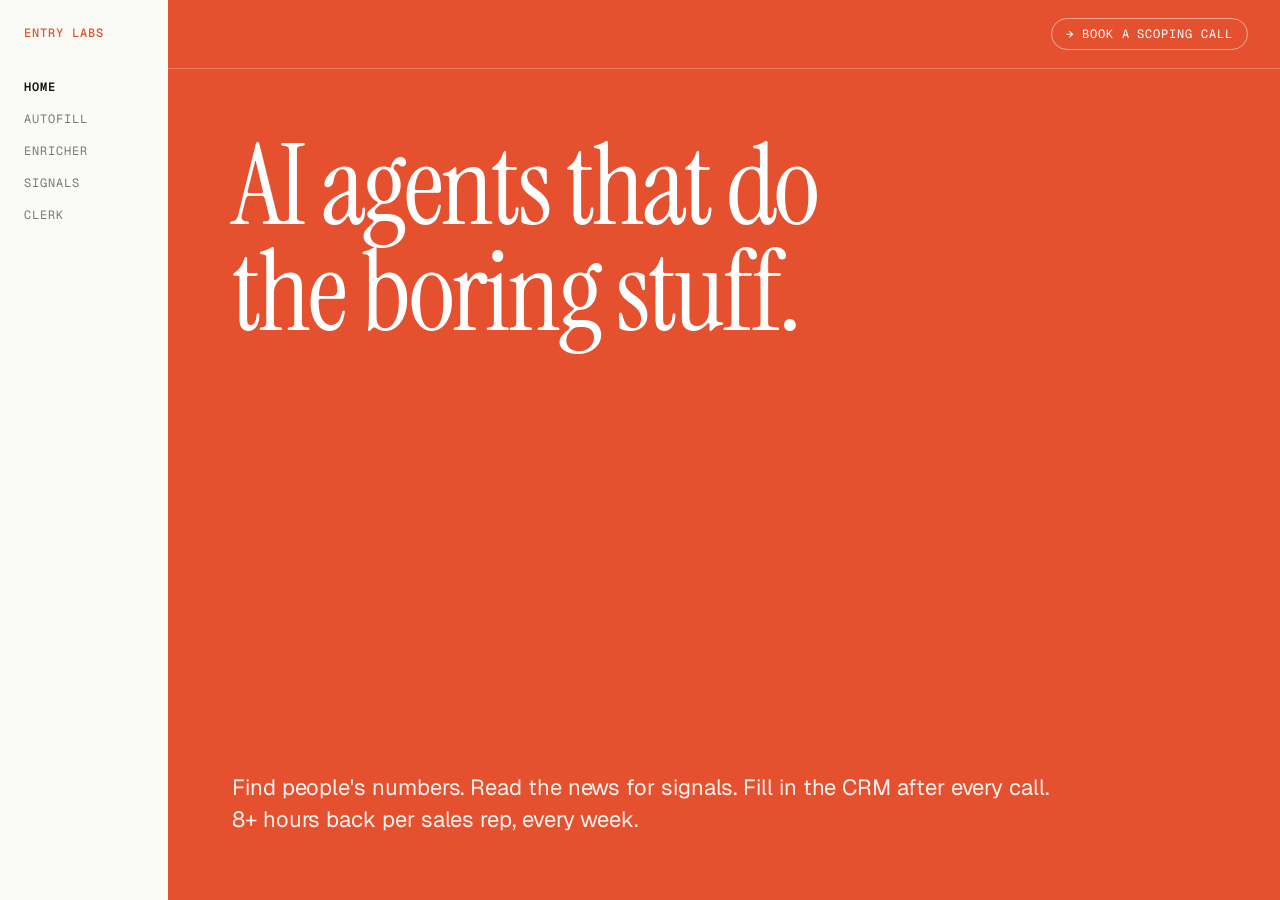
<file: index.html>
<!DOCTYPE html><html lang="en"> <head><meta charset="UTF-8"><meta name="viewport" content="width=device-width, initial-scale=1.0"><link rel="canonical" href="https://entry-labs.com/"><title>Entry Labs — AI agents that do the boring stuff</title><meta name="description" content="We build, deploy, and operate AI agents on your Attio CRM. Find people's numbers. Read the news for signals. Fill in the CRM after every call. 8+ hours back per sales rep, every week."><meta property="og:title" content="Entry Labs — AI agents that do the boring stuff"><meta property="og:description" content="We build, deploy, and operate AI agents on your Attio CRM. Find people's numbers. Read the news for signals. Fill in the CRM after every call. 8+ hours back per sales rep, every week."><meta property="og:url" content="https://entry-labs.com/"><meta property="og:type" content="website"><meta name="twitter:card" content="summary_large_image"><link rel="icon" type="image/svg+xml" href="/favicon.svg"><link rel="preconnect" href="https://fonts.googleapis.com"><link rel="preconnect" href="https://fonts.gstatic.com" crossorigin><link rel="stylesheet" href="/_astro/book.CFUsXJna.css">
<style>body.bare{background-image:none;min-height:100vh;min-height:100dvh;margin:0}@media (max-width: 900px){html,body.bare{height:100dvh;overflow:hidden}}.frame[data-astro-cid-j7pv25f6]{display:grid;grid-template-columns:168px 1fr;min-height:100vh;background:#fafaf6}.sidebar[data-astro-cid-j7pv25f6]{padding:24px;display:flex;flex-direction:column;gap:32px;position:sticky;top:0;height:100vh}.brand[data-astro-cid-j7pv25f6]{display:inline-flex;align-items:center;gap:8px;color:var(--accent)}.brand-word[data-astro-cid-j7pv25f6]{font-family:Geist Mono,ui-monospace,monospace;font-size:12px;letter-spacing:.08em;color:var(--accent);font-weight:500}.tablist[data-astro-cid-j7pv25f6]{display:flex;flex-direction:column;gap:6px}.tab[data-astro-cid-j7pv25f6]{font-family:Geist Mono,ui-monospace,monospace;font-size:12px;letter-spacing:.08em;color:#13110d8c;padding:4px 0;display:block;transition:color .12s ease}.tab[data-astro-cid-j7pv25f6]:hover{color:var(--ink)}.tab[data-astro-cid-j7pv25f6].active{color:var(--ink);font-weight:600}.stage[data-astro-cid-j7pv25f6]{padding:0;display:flex;align-self:stretch}.hero[data-astro-cid-j7pv25f6]{background:var(--accent);border-radius:0;flex:1;display:flex;flex-direction:column;overflow:hidden;position:relative;color:#fff;min-height:100vh}.util-bar[data-astro-cid-j7pv25f6]{display:flex;justify-content:flex-end;align-items:center;border-bottom:1px solid rgba(255,255,255,.25);padding:18px 32px;font-family:Geist Mono,ui-monospace,monospace;font-size:12px;letter-spacing:.08em;position:relative;z-index:2}.util-cta[data-astro-cid-j7pv25f6]{color:#fff;padding:6px 14px;border:1px solid rgba(255,255,255,.5);border-radius:999px;transition:background .12s ease,color .12s ease}.util-cta[data-astro-cid-j7pv25f6]:hover{background:#fff;color:var(--accent)}.hero-body[data-astro-cid-j7pv25f6]{flex:1;padding:64px;display:flex;flex-direction:column;position:relative;overflow:hidden}.hero-section[data-astro-cid-j7pv25f6]{display:none;flex:1;flex-direction:column;justify-content:space-between;position:relative;z-index:1}.hero-section[data-astro-cid-j7pv25f6].visible{display:flex}.hero-h1[data-astro-cid-j7pv25f6]{font-family:"Instrument Serif",Fraunces,Georgia,serif;font-weight:400;font-size:112px;line-height:.95;letter-spacing:-.025em;margin:0;color:#fff;max-width:14ch}.hero-cap[data-astro-cid-j7pv25f6]{font-size:22px;line-height:1.45;color:#ffffffeb;margin:32px 0 0;max-width:56ch;align-self:flex-start}@media (max-width: 1100px){.hero-h1[data-astro-cid-j7pv25f6]{font-size:88px}}@media (max-width: 900px){.frame[data-astro-cid-j7pv25f6]{grid-template-columns:1fr;grid-template-rows:auto 1fr;height:100dvh;min-height:0}.sidebar[data-astro-cid-j7pv25f6]{position:static;height:auto;padding:20px 24px;gap:16px}.tablist[data-astro-cid-j7pv25f6]{flex-direction:row;gap:16px;flex-wrap:wrap}.hero[data-astro-cid-j7pv25f6]{min-height:0;height:100%}.hero-body[data-astro-cid-j7pv25f6]{padding:36px 28px}.util-bar[data-astro-cid-j7pv25f6]{padding:14px 20px;font-size:11px}.hero-h1[data-astro-cid-j7pv25f6]{font-size:56px}.hero-cap[data-astro-cid-j7pv25f6]{font-size:18px;margin-top:24px}}
</style></head> <body class="bare">  <div class="frame" data-astro-cid-j7pv25f6> <aside class="sidebar" data-astro-cid-j7pv25f6> <a href="/" class="brand" aria-label="Entry Labs home" data-astro-cid-j7pv25f6> <span class="brand-word" data-astro-cid-j7pv25f6>ENTRY LABS</span> </a> <nav class="tablist" aria-label="Sections" data-astro-cid-j7pv25f6> <a href="#home" class="tab" data-tab="home" data-astro-cid-j7pv25f6>HOME</a> <a href="#autofill" class="tab" data-tab="autofill" data-astro-cid-j7pv25f6>AUTOFILL</a> <a href="#enricher" class="tab" data-tab="enricher" data-astro-cid-j7pv25f6>ENRICHER</a> <a href="#signals" class="tab" data-tab="signals" data-astro-cid-j7pv25f6>SIGNALS</a> <a href="#clerk" class="tab" data-tab="clerk" data-astro-cid-j7pv25f6>CLERK</a> </nav> </aside> <main class="stage" data-astro-cid-j7pv25f6> <div class="hero" data-astro-cid-j7pv25f6> <div class="util-bar" data-astro-cid-j7pv25f6> <a href="/book" class="util-cta" data-astro-cid-j7pv25f6>→ BOOK A SCOPING CALL</a> </div> <div class="hero-body" data-astro-cid-j7pv25f6> <section id="home" class="hero-section" data-astro-cid-j7pv25f6> <h1 class="hero-h1" data-astro-cid-j7pv25f6>AI agents that do<br data-astro-cid-j7pv25f6>the boring stuff.</h1> <p class="hero-cap" data-astro-cid-j7pv25f6>Find people's numbers. Read the news for signals. Fill in the CRM after every call. 8+ hours back per sales rep, every week.</p> </section> <section id="autofill" class="hero-section" data-astro-cid-j7pv25f6> <h1 class="hero-h1" data-astro-cid-j7pv25f6>Autofill.</h1> <p class="hero-cap" data-astro-cid-j7pv25f6>Fills in the CRM after every sales call. Reads Granola, Fathom, Gong, Otter, Fireflies. Writes your fields, cited to the call.</p> </section> <section id="enricher" class="hero-section" data-astro-cid-j7pv25f6> <h1 class="hero-h1" data-astro-cid-j7pv25f6>Enricher.</h1> <p class="hero-cap" data-astro-cid-j7pv25f6>Finds people's numbers, phones, emails, roles, right inside Slack. Checks your CRM first, then waterfalls the rest.</p> </section> <section id="signals" class="hero-section" data-astro-cid-j7pv25f6> <h1 class="hero-h1" data-astro-cid-j7pv25f6>Signals.</h1> <p class="hero-cap" data-astro-cid-j7pv25f6>Reads the news for signals about your accounts. Funding, hiring, exec moves, product launches. Ranked daily, in Slack.</p> </section> <section id="clerk" class="hero-section" data-astro-cid-j7pv25f6> <h1 class="hero-h1" data-astro-cid-j7pv25f6>Clerk.</h1> <p class="hero-cap" data-astro-cid-j7pv25f6>Bored of receiving proposals, budgets, PDFs? We manage data entry into your CRM or database with CLERK.</p> </section> </div> </div> </main> </div> <script>
    (function () {
      const tabs = document.querySelectorAll('.tab');
      const sections = document.querySelectorAll('.hero-section');
      function update() {
        const hash = (location.hash || '#home').slice(1);
        tabs.forEach(t => t.classList.toggle('active', t.dataset.tab === hash));
        sections.forEach(s => s.classList.toggle('visible', s.id === hash));
      }
      window.addEventListener('hashchange', update);
      update();
    })();
  </script>  </body></html>
</file>
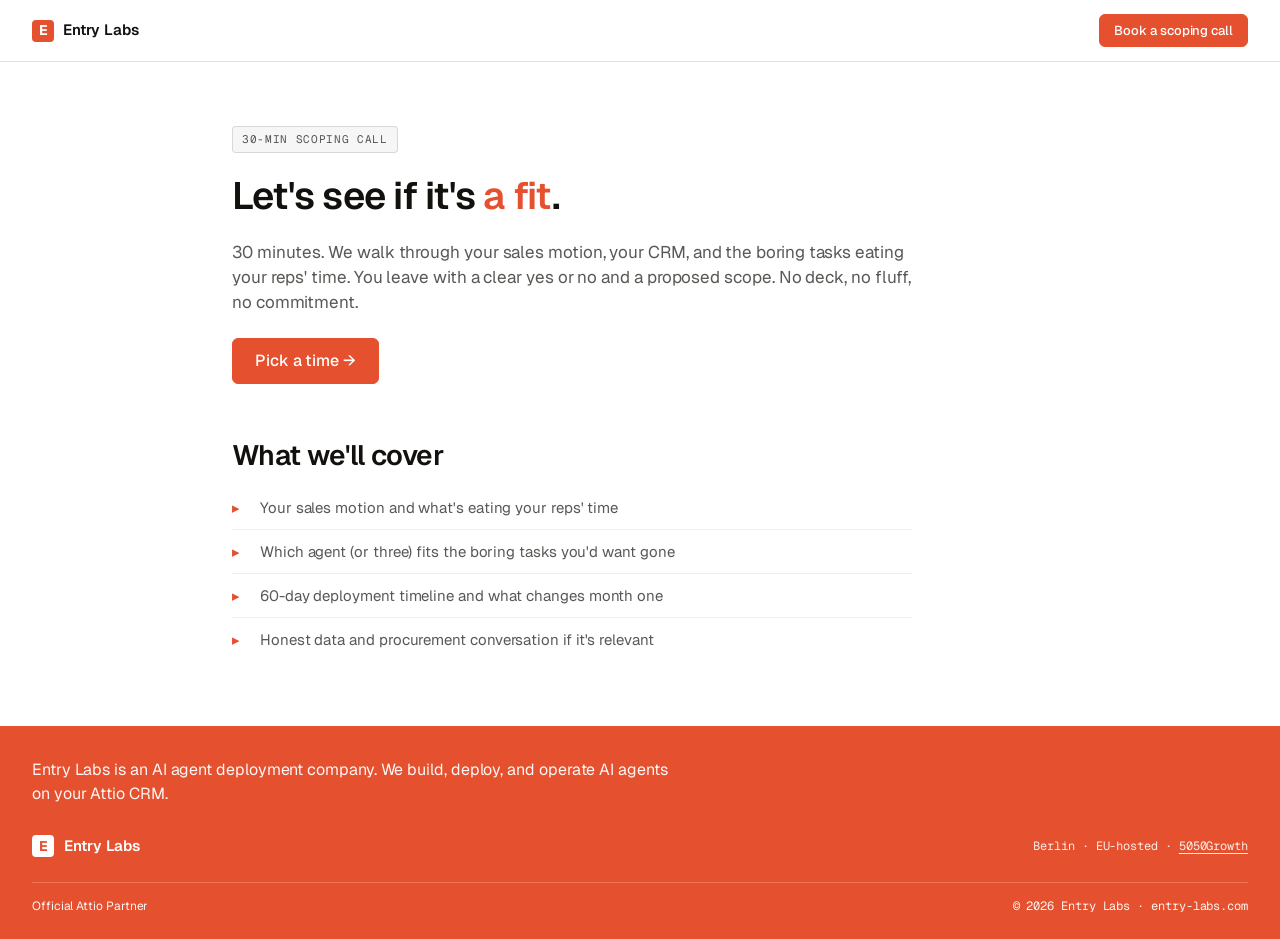
<file: book/index.html>
<!DOCTYPE html><html lang="en"> <head><meta charset="UTF-8"><meta name="viewport" content="width=device-width, initial-scale=1.0"><link rel="canonical" href="https://entry-labs.com/book/"><title>Book a scoping call — Entry Labs</title><meta name="description" content="Entry Labs builds, deploys, and operates AI agents — Autofill, Enricher, Signals — inside your CRM. EU-hosted, one invoice, seven days to production."><meta property="og:title" content="Book a scoping call — Entry Labs"><meta property="og:description" content="Entry Labs builds, deploys, and operates AI agents — Autofill, Enricher, Signals — inside your CRM. EU-hosted, one invoice, seven days to production."><meta property="og:url" content="https://entry-labs.com/book/"><meta property="og:type" content="website"><meta name="twitter:card" content="summary_large_image"><link rel="icon" type="image/svg+xml" href="/favicon.svg"><link rel="preconnect" href="https://fonts.googleapis.com"><link rel="preconnect" href="https://fonts.gstatic.com" crossorigin><link rel="stylesheet" href="/_astro/book.CFUsXJna.css">
<style>.nav[data-astro-cid-dmqpwcec]{display:flex;align-items:center;justify-content:space-between;padding:14px 32px;border-bottom:1px solid var(--line);background:var(--bg)}.nav-mark[data-astro-cid-dmqpwcec]{display:inline-flex;align-items:center;gap:9px;color:var(--ink)}.nav-mark-square[data-astro-cid-dmqpwcec]{width:22px;height:22px;background:var(--accent);color:var(--accent-ink);display:inline-flex;align-items:center;justify-content:center;font-weight:700;font-size:14px;border-radius:4px;letter-spacing:-.04em}.nav-mark-word[data-astro-cid-dmqpwcec]{font-weight:600;font-size:15px;letter-spacing:-.01em}.nav-cta[data-astro-cid-dmqpwcec]{font-size:13px;padding:9px 14px}@media (max-width: 560px){.nav[data-astro-cid-dmqpwcec]{padding:12px 20px}.nav-cta[data-astro-cid-dmqpwcec]{font-size:12px;padding:8px 12px}}.footer[data-astro-cid-sz7xmlte]{background:var(--footer-bg);color:var(--footer-ink);margin-top:0}.footer-inner[data-astro-cid-sz7xmlte]{padding-top:32px;padding-bottom:24px}.footer-brand-line[data-astro-cid-sz7xmlte]{font-size:16px;line-height:1.55;max-width:640px;margin:0 0 28px;opacity:.95}.footer-row[data-astro-cid-sz7xmlte]{display:flex;justify-content:space-between;align-items:center;gap:16px;flex-wrap:wrap;margin-bottom:24px}.footer-mark[data-astro-cid-sz7xmlte]{display:inline-flex;align-items:center;gap:10px;color:var(--footer-ink)}.footer-mark-square[data-astro-cid-sz7xmlte]{width:22px;height:22px;background:var(--footer-ink);color:var(--footer-bg);display:inline-flex;align-items:center;justify-content:center;font-weight:700;font-size:14px;border-radius:4px;letter-spacing:-.04em}.footer-mark-word[data-astro-cid-sz7xmlte]{font-weight:600;font-size:15px}.footer-meta[data-astro-cid-sz7xmlte]{font-family:Geist Mono,ui-monospace,monospace;font-size:12px;opacity:.9}.footer-link[data-astro-cid-sz7xmlte]{color:var(--footer-ink);text-decoration:underline;text-underline-offset:3px}.footer-link[data-astro-cid-sz7xmlte]:hover{opacity:.85}.footer-bottom[data-astro-cid-sz7xmlte]{display:flex;justify-content:space-between;align-items:center;gap:16px;font-size:12px;opacity:.95;padding-top:14px;border-top:1px solid rgba(255,255,255,.22);flex-wrap:wrap}.footer-bottom[data-astro-cid-sz7xmlte] .mono[data-astro-cid-sz7xmlte]{font-family:Geist Mono,ui-monospace,monospace}.page-section[data-astro-cid-uk4drrvt]{padding-top:64px;padding-bottom:64px;max-width:880px}.book-cta[data-astro-cid-uk4drrvt]{margin-top:8px;font-size:16px;padding:14px 22px}.book-h2[data-astro-cid-uk4drrvt]{margin-top:56px;margin-bottom:14px}.book-list[data-astro-cid-uk4drrvt]{list-style:none;padding:0;margin:0;max-width:680px}.book-list[data-astro-cid-uk4drrvt] li[data-astro-cid-uk4drrvt]{color:var(--ink-70);font-size:15px;line-height:1.55;padding:10px 0 10px 28px;position:relative;border-top:1px solid var(--hair)}.book-list[data-astro-cid-uk4drrvt] li[data-astro-cid-uk4drrvt]:first-child{border-top:none}.book-list[data-astro-cid-uk4drrvt] li[data-astro-cid-uk4drrvt]:before{content:"▸";position:absolute;left:0;color:var(--accent);font-family:Geist Mono,ui-monospace,monospace}
</style></head> <body> <nav class="nav" data-astro-cid-dmqpwcec> <a href="/" class="nav-mark" aria-label="Entry Labs home" data-astro-cid-dmqpwcec> <span class="nav-mark-square" data-astro-cid-dmqpwcec>E</span> <span class="nav-mark-word" data-astro-cid-dmqpwcec>Entry Labs</span> </a> <a href="/book" class="btn-primary nav-cta" data-astro-cid-dmqpwcec>Book a scoping call</a> </nav>  <main>  <section class="container-prose page-section" data-astro-cid-uk4drrvt> <span class="chip" style="margin-bottom: 22px; display: inline-block;" data-astro-cid-uk4drrvt>30-MIN SCOPING CALL</span> <h1 class="h-section" style="margin-bottom: 24px; max-width: 680px;" data-astro-cid-uk4drrvt>
Let's see if it's <span class="accent-text" data-astro-cid-uk4drrvt>a fit</span>.
</h1> <p class="body-lg" style="color: var(--ink-70); max-width: 680px; margin-bottom: 16px;" data-astro-cid-uk4drrvt>
30 minutes. We walk through your sales motion, your CRM, and the boring tasks eating your reps' time. You leave with a clear yes or no and a proposed scope. No deck, no fluff, no commitment.
</p> <a href="https://calendar.notion.so/meet/nacholafuentemoreno/gtm-expert" class="btn-primary book-cta" target="_blank" rel="noopener" data-astro-cid-uk4drrvt>Pick a time →</a> <h2 class="h-card book-h2" data-astro-cid-uk4drrvt>What we'll cover</h2> <ul class="book-list" data-astro-cid-uk4drrvt> <li data-astro-cid-uk4drrvt>Your sales motion and what's eating your reps' time</li> <li data-astro-cid-uk4drrvt>Which agent (or three) fits the boring tasks you'd want gone</li> <li data-astro-cid-uk4drrvt>60-day deployment timeline and what changes month one</li> <li data-astro-cid-uk4drrvt>Honest data and procurement conversation if it's relevant</li> </ul> </section>  </main> <footer class="footer" data-astro-cid-sz7xmlte> <div class="footer-inner container-bb" data-astro-cid-sz7xmlte> <p class="footer-brand-line" data-astro-cid-sz7xmlte>
Entry Labs is an AI agent deployment company. We build, deploy, and operate AI agents on your Attio CRM.
</p> <div class="footer-row" data-astro-cid-sz7xmlte> <a href="/" class="footer-mark" data-astro-cid-sz7xmlte> <span class="footer-mark-square" data-astro-cid-sz7xmlte>E</span> <span class="footer-mark-word" data-astro-cid-sz7xmlte>Entry Labs</span> </a> <div class="footer-meta mono" data-astro-cid-sz7xmlte>
Berlin · EU-hosted · <a href="https://5050growth.com" class="footer-link" data-astro-cid-sz7xmlte>5050Growth</a> </div> </div> <div class="footer-bottom" data-astro-cid-sz7xmlte> <span data-astro-cid-sz7xmlte>Official Attio Partner</span> <span class="mono" data-astro-cid-sz7xmlte>© 2026 Entry Labs · entry-labs.com</span> </div> </div> </footer>  </body></html>
</file>
<file: _astro/book.CFUsXJna.css>
@import"https://fonts.googleapis.com/css2?family=Geist:wght@300;400;500;600;700&family=Geist+Mono:wght@300;400;500&family=Instrument+Serif:ital@0;1&display=swap";*,:before,:after{--tw-border-spacing-x: 0;--tw-border-spacing-y: 0;--tw-translate-x: 0;--tw-translate-y: 0;--tw-rotate: 0;--tw-skew-x: 0;--tw-skew-y: 0;--tw-scale-x: 1;--tw-scale-y: 1;--tw-pan-x: ;--tw-pan-y: ;--tw-pinch-zoom: ;--tw-scroll-snap-strictness: proximity;--tw-gradient-from-position: ;--tw-gradient-via-position: ;--tw-gradient-to-position: ;--tw-ordinal: ;--tw-slashed-zero: ;--tw-numeric-figure: ;--tw-numeric-spacing: ;--tw-numeric-fraction: ;--tw-ring-inset: ;--tw-ring-offset-width: 0px;--tw-ring-offset-color: #fff;--tw-ring-color: rgb(59 130 246 / .5);--tw-ring-offset-shadow: 0 0 #0000;--tw-ring-shadow: 0 0 #0000;--tw-shadow: 0 0 #0000;--tw-shadow-colored: 0 0 #0000;--tw-blur: ;--tw-brightness: ;--tw-contrast: ;--tw-grayscale: ;--tw-hue-rotate: ;--tw-invert: ;--tw-saturate: ;--tw-sepia: ;--tw-drop-shadow: ;--tw-backdrop-blur: ;--tw-backdrop-brightness: ;--tw-backdrop-contrast: ;--tw-backdrop-grayscale: ;--tw-backdrop-hue-rotate: ;--tw-backdrop-invert: ;--tw-backdrop-opacity: ;--tw-backdrop-saturate: ;--tw-backdrop-sepia: ;--tw-contain-size: ;--tw-contain-layout: ;--tw-contain-paint: ;--tw-contain-style: }::backdrop{--tw-border-spacing-x: 0;--tw-border-spacing-y: 0;--tw-translate-x: 0;--tw-translate-y: 0;--tw-rotate: 0;--tw-skew-x: 0;--tw-skew-y: 0;--tw-scale-x: 1;--tw-scale-y: 1;--tw-pan-x: ;--tw-pan-y: ;--tw-pinch-zoom: ;--tw-scroll-snap-strictness: proximity;--tw-gradient-from-position: ;--tw-gradient-via-position: ;--tw-gradient-to-position: ;--tw-ordinal: ;--tw-slashed-zero: ;--tw-numeric-figure: ;--tw-numeric-spacing: ;--tw-numeric-fraction: ;--tw-ring-inset: ;--tw-ring-offset-width: 0px;--tw-ring-offset-color: #fff;--tw-ring-color: rgb(59 130 246 / .5);--tw-ring-offset-shadow: 0 0 #0000;--tw-ring-shadow: 0 0 #0000;--tw-shadow: 0 0 #0000;--tw-shadow-colored: 0 0 #0000;--tw-blur: ;--tw-brightness: ;--tw-contrast: ;--tw-grayscale: ;--tw-hue-rotate: ;--tw-invert: ;--tw-saturate: ;--tw-sepia: ;--tw-drop-shadow: ;--tw-backdrop-blur: ;--tw-backdrop-brightness: ;--tw-backdrop-contrast: ;--tw-backdrop-grayscale: ;--tw-backdrop-hue-rotate: ;--tw-backdrop-invert: ;--tw-backdrop-opacity: ;--tw-backdrop-saturate: ;--tw-backdrop-sepia: ;--tw-contain-size: ;--tw-contain-layout: ;--tw-contain-paint: ;--tw-contain-style: }*,:before,:after{box-sizing:border-box;border-width:0;border-style:solid;border-color:#e5e7eb}:before,:after{--tw-content: ""}html,:host{line-height:1.5;-webkit-text-size-adjust:100%;-moz-tab-size:4;-o-tab-size:4;tab-size:4;font-family:Geist,Inter Tight,system-ui,sans-serif;font-feature-settings:normal;font-variation-settings:normal;-webkit-tap-highlight-color:transparent}body{margin:0;line-height:inherit}hr{height:0;color:inherit;border-top-width:1px}abbr:where([title]){-webkit-text-decoration:underline dotted;text-decoration:underline dotted}h1,h2,h3,h4,h5,h6{font-size:inherit;font-weight:inherit}a{color:inherit;text-decoration:inherit}b,strong{font-weight:bolder}code,kbd,samp,pre{font-family:Geist Mono,JetBrains Mono,ui-monospace,monospace;font-feature-settings:normal;font-variation-settings:normal;font-size:1em}small{font-size:80%}sub,sup{font-size:75%;line-height:0;position:relative;vertical-align:baseline}sub{bottom:-.25em}sup{top:-.5em}table{text-indent:0;border-color:inherit;border-collapse:collapse}button,input,optgroup,select,textarea{font-family:inherit;font-feature-settings:inherit;font-variation-settings:inherit;font-size:100%;font-weight:inherit;line-height:inherit;letter-spacing:inherit;color:inherit;margin:0;padding:0}button,select{text-transform:none}button,input:where([type=button]),input:where([type=reset]),input:where([type=submit]){-webkit-appearance:button;background-color:transparent;background-image:none}:-moz-focusring{outline:auto}:-moz-ui-invalid{box-shadow:none}progress{vertical-align:baseline}::-webkit-inner-spin-button,::-webkit-outer-spin-button{height:auto}[type=search]{-webkit-appearance:textfield;outline-offset:-2px}::-webkit-search-decoration{-webkit-appearance:none}::-webkit-file-upload-button{-webkit-appearance:button;font:inherit}summary{display:list-item}blockquote,dl,dd,h1,h2,h3,h4,h5,h6,hr,figure,p,pre{margin:0}fieldset{margin:0;padding:0}legend{padding:0}ol,ul,menu{list-style:none;margin:0;padding:0}dialog{padding:0}textarea{resize:vertical}input::-moz-placeholder,textarea::-moz-placeholder{opacity:1;color:#9ca3af}input::placeholder,textarea::placeholder{opacity:1;color:#9ca3af}button,[role=button]{cursor:pointer}:disabled{cursor:default}img,svg,video,canvas,audio,iframe,embed,object{display:block;vertical-align:middle}img,video{max-width:100%;height:auto}[hidden]:where(:not([hidden=until-found])){display:none}html{background:var(--bg);color:var(--ink);-webkit-font-smoothing:antialiased;-moz-osx-font-smoothing:grayscale}body{font-family:Geist,Inter Tight,-apple-system,Helvetica Neue,Arial,sans-serif;font-size:15px;line-height:1.5;letter-spacing:-.005em;background-color:var(--bg);background-image:linear-gradient(var(--line),var(--line)),linear-gradient(var(--line),var(--line));background-position:calc(50% - 660px) 0,calc(50% + 660px) 0;background-size:1px 100%,1px 100%;background-repeat:no-repeat}@media (max-width: 1100px){body{background-image:none}}h1,h2,h3,h4,h5,h6{font-family:Geist,Inter Tight,-apple-system,Helvetica Neue,Arial,sans-serif;font-weight:600;letter-spacing:-.02em;line-height:1.15;margin:0}code,pre,.mono{font-family:Geist Mono,JetBrains Mono,ui-monospace,monospace}a{color:inherit;text-decoration:none}::-moz-selection{background:var(--accent);color:var(--accent-ink)}::selection{background:var(--accent);color:var(--accent-ink)}.container-bb{max-width:1320px;margin-left:auto;margin-right:auto;padding-left:32px;padding-right:32px}.container-prose{max-width:1100px;margin-left:auto;margin-right:auto;padding-left:32px;padding-right:32px}.hair{border-top:1px solid var(--line)}.btn-primary{display:inline-flex;align-items:center;gap:8px;padding:11px 18px;font-size:14px;font-weight:500;line-height:1;border-radius:6px;letter-spacing:-.005em;background:var(--accent);color:var(--accent-ink);border:1px solid var(--accent);cursor:pointer;transition:filter .12s ease,transform .12s ease}.btn-primary:hover{filter:brightness(.95)}.chip{display:inline-block;font-family:Geist Mono,ui-monospace,monospace;font-size:11px;letter-spacing:.06em;padding:4px 9px;background:var(--panel);color:var(--ink-70);border:1px solid var(--line);border-radius:4px;text-transform:uppercase;white-space:nowrap}.accent-text{color:var(--accent)}.visible{visibility:visible}.static{position:static}.absolute{position:absolute}.relative{position:relative}.sticky{position:sticky}.block{display:block}.flex{display:flex}.grid{display:grid}.hidden{display:none}.flex-wrap{flex-wrap:wrap}.border{border-width:1px}.underline{text-decoration-line:underline}.transition{transition-property:color,background-color,border-color,text-decoration-color,fill,stroke,opacity,box-shadow,transform,filter,backdrop-filter;transition-timing-function:cubic-bezier(.4,0,.2,1);transition-duration:.15s}:root{--bg: #FFFFFF;--panel: #F6F6F6;--panel-deep: #EFEFEF;--card: #FFFFFF;--ink: #13110D;--ink-70: rgba(19, 17, 13, .7);--ink-55: rgba(19, 17, 13, .55);--ink-40: rgba(19, 17, 13, .4);--line: rgba(19, 17, 13, .13);--hair: rgba(19, 17, 13, .07);--accent: #E5512F;--accent-ink: #FFFFFF;--accent-soft: #FFE2D6;--footer-bg: #E5512F;--footer-ink: #FFFFFF;--noise: url("data:image/svg+xml;utf8,<svg xmlns='http://www.w3.org/2000/svg' width='160' height='160'><filter id='n'><feTurbulence baseFrequency='0.9' numOctaves='2' stitchTiles='stitch'/><feColorMatrix values='0 0 0 0 0  0 0 0 0 0  0 0 0 0 0  0 0 0 0.06 0'/></filter><rect width='100%25' height='100%25' filter='url(%23n)'/></svg>")}.h-display{font-size:44px;font-weight:600;letter-spacing:-.025em;line-height:1.2}.h-section{font-size:38px;font-weight:600;letter-spacing:-.02em;line-height:1.1}.h-sub{font-size:32px;font-weight:600;letter-spacing:-.02em;line-height:1.15}.h-card{font-size:28px;font-weight:600;letter-spacing:-.02em;line-height:1.12}.body-lg{font-size:17px;line-height:1.45}.body{font-size:15px;line-height:1.55}.body-sm{font-size:13px;line-height:1.55}@media (max-width: 900px){.h-display{font-size:36px}.h-section{font-size:30px}.h-sub{font-size:26px}.h-card{font-size:22px}}@media (max-width: 720px){.container-bb,.container-prose{padding-left:20px;padding-right:20px}.h-display{font-size:30px}.h-section{font-size:26px}}@keyframes el-blink{50%{opacity:0}}.blink{animation:el-blink 1s steps(2) infinite}@media (prefers-reduced-motion: reduce){*,*:before,*:after{animation-duration:.01ms!important;animation-iteration-count:1!important;transition-duration:.01ms!important}}:root{--ok: #2F5D3A;--ok-soft: #D9E8DD}.serif-accent{font-family:"Instrument Serif",Fraunces,Georgia,serif;font-style:italic;font-weight:400;letter-spacing:-.005em}.tempo-breathe{padding-top:88px;padding-bottom:24px}.tempo-compress{padding-top:32px;padding-bottom:8px}@media (max-width: 900px){.tempo-breathe{padding-top:56px;padding-bottom:16px}.tempo-compress{padding-top:24px;padding-bottom:8px}}
</file>
